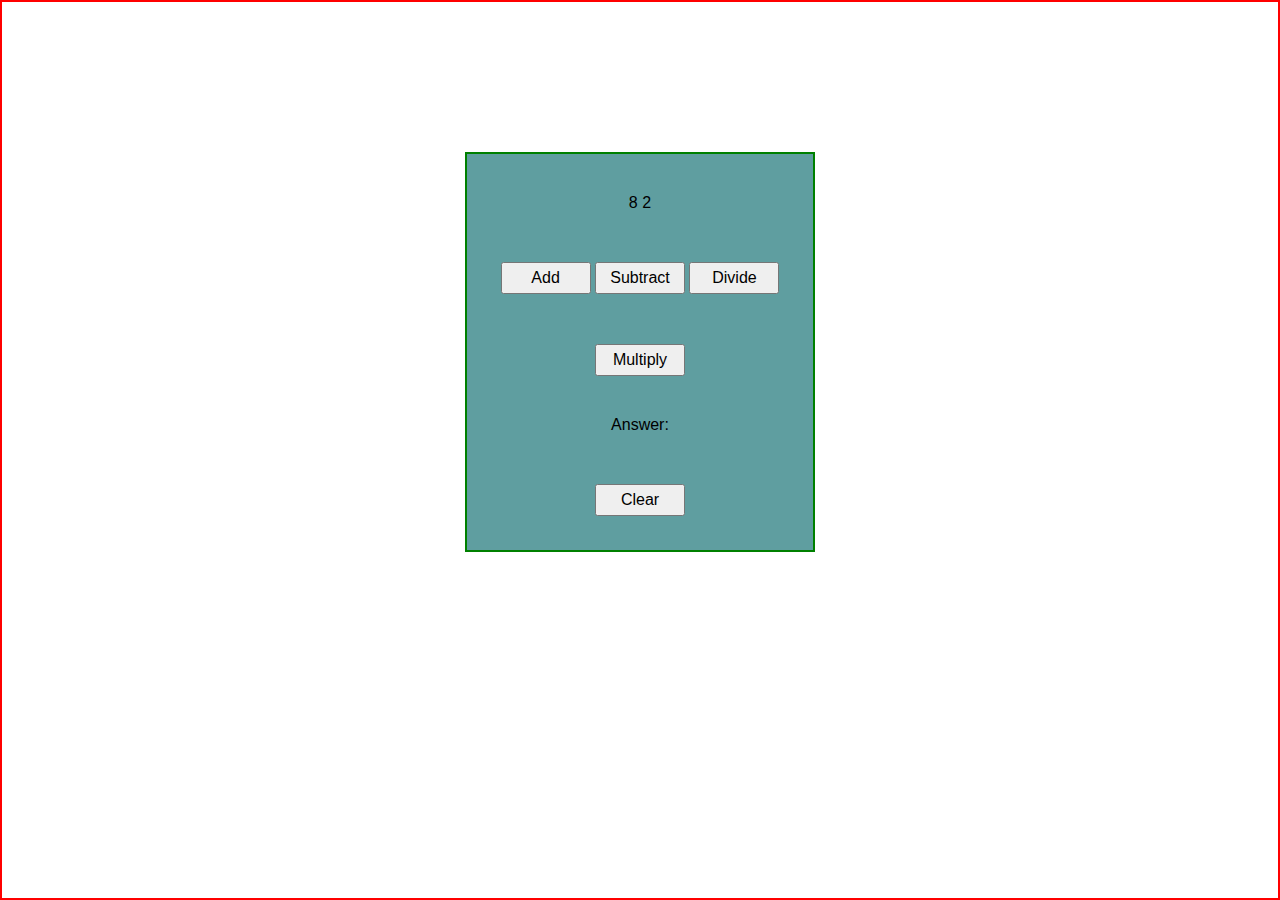
<file: Calculator App Project/index.html>
<!DOCTYPE html>
<html lang="en">
<head>
    <meta charset="UTF-8">
    <meta http-equiv="X-UA-Compatible" content="IE=edge">
    <meta name="viewport" content="width=device-width, initial-scale=1.0">
    <link rel="stylesheet" href="./style.css">
    <title>Calculator</title>
</head>
<body>
    <div class="container">
        <div class="upper-span">
            <span id="num1-el"></span>
            <span id="num2-el"></span>

        </div>
        
        <!-- <br> -->
        <button onclick="add()">Add</button>
        <button onclick="subtract()">Subtract</button>
        <button onclick="divide()">Divide</button>
        <button onclick="multiply()">Multiply</button>
        <br>

        <div class="lower-span">
            <span id="answer-el">Answer: </span>
        </div>

        <button onclick="clearEl()">Clear</button>

       
        
    </div>
    



    <script src="./main.js"></script>
</body>
</html>
</file>
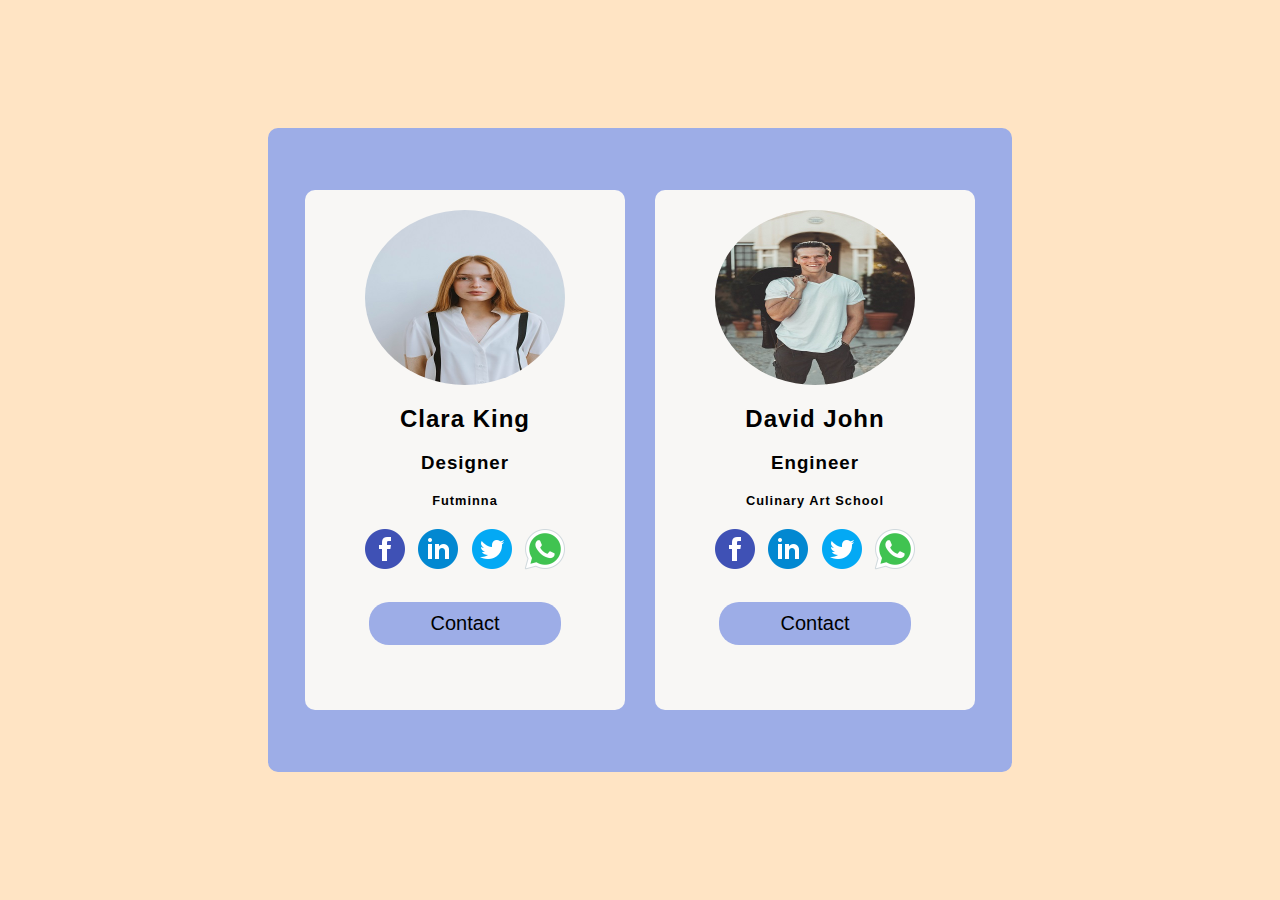
<file: ID Card/index.html>
<!DOCTYPE html>
<html lang="en">
<head>
    <meta charset="UTF-8">
    <meta http-equiv="X-UA-Compatible" content="IE=edge">
    <meta name="viewport" content="width=device-width, initial-scale=1.0">
    <link rel="stylesheet" href="style.css">
    <title>Identity Card</title>
</head>
<body>
   
    <div class="container">

        <div id="first_card">
        <div class="card">
          <img class="identity_image" src="./Images/Clara King.jpg" alt="Clara King's Image">
          <h1 class="header1">Clara King</h1>
          <h3 class="duty">Designer</h3>
          <h4 class="school">Futminna</h4>
          <div class="socialmedia">
          <a href="#"><img src="./Images/facebook.png" alt=""></a>
          <a href="#"><img src="./Images/linkedin.png" alt=""></a>
          <a href="#"><img src="./Images/twitter.png" alt=""></a>
          <a href="#"><img src="./Images/whatsapp.png" alt=""></a>
          </div>
          <button class="btn">Contact</button>
          </div>
        </div>
        
        <div id="second_card">
        <div class="card">
          <img class="identity_image" src="./Images/David John.jpg" alt="David John's Image">
          <h1 class="header1">David John</h1>
          <h3 class="duty">Engineer</h3>
          <h4 class="school">Culinary Art School</h4>

          <div class="socialmedia">
            <a href="#"><img src="./Images/facebook.png" alt=""></a>
            <a href="#"><img src="./Images/linkedin.png" alt=""></a>
            <a href="#"><img src="./Images/twitter.png" alt=""></a>
            <a href="#"><img src="./Images/whatsapp.png" alt=""></a>
            </div>
          
          <button class="btn">Contact</button> 
        </div>
        </div>
    </div>

</body>
</html>
</file>
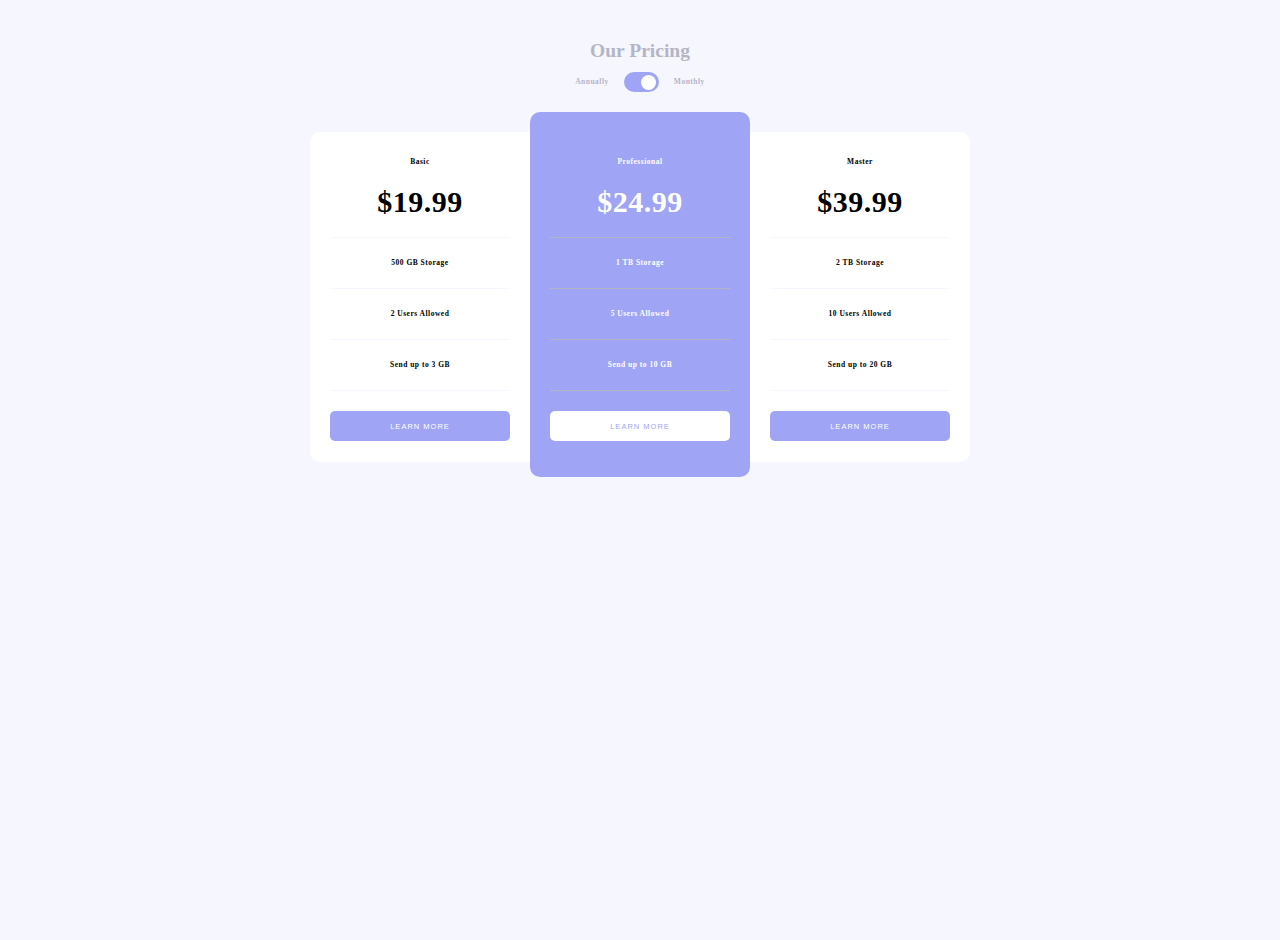
<file: Pricing-With-Toogle-Project/index.html>
<!DOCTYPE html>
<html lang="en">
<head>
    <meta charset="UTF-8">
    <meta http-equiv="X-UA-Compatible" content="IE=edge">
    <meta name="viewport" content="width=device-width, initial-scale=1.0">
    <link rel="stylesheet" href="style.css">
    <title>Pricing With Toogle</title>
</head>
<body>
    
<!-- The heading and toggle button section -->
    <div class="our-pricing-div">
        <h1 class="our-pricing">Our Pricing</h1>
        <p class="toggle-btn-paragraph paragraph-text">Annually 
         <label id="toggle-el" class="toggle active">
            <i class="slider round"></i>
         </label>
         Monthly
    </p> 

    </div>

    <div class="main-container">
<!-- Basic plan div section -->
            <div class="basic plan-height">
            <p>Basic</p>
            <h3 id="amount-el" class="amount-figure bas-monthly"><p class="dollar-sign">&dollar;</p></h3>
            <p class="paragraph-border-top">500 GB Storage</p>
            <p class="paragraph-border-top">2 Users Allowed</p>
            <p class="paragraph-border-top-bottom">Send up to 3 GB</p>
            <button class="btn-width btn-basic">Learn More</button>

        </div>

<!-- Professional plan div section -->
        <div class="professional plan-height">
            <p class="pro-margin-top">Professional</p>
            <h3 class="amount-figure pro-monthly"><p class="dollar-sign">&dollar;</p></h3>
            <p class="professional-paragraph-border-top">1 TB Storage</p>
            <p class="professional-paragraph-border-top">5 Users Allowed</p>
            <p class="professional-paragraph-border-top-bottom">Send up to 10 GB</p>
            <button class="btn-width btn-professional">Learn More</button>

        </div>

<!-- Master plan div section -->
        <div class="master plan-height">
            <p>Master</p>
            <h3 class="amount-figure mas-monthly"><p class="dollar-sign">&dollar;</p> </h3>
            <p class="paragraph-border-top">2 TB Storage</p>
            <p class="paragraph-border-top">10 Users Allowed</p>
            <p class="paragraph-border-top-bottom">Send up to 20 GB</p>
            <button class="btn-width btn-master">Learn More</button>

        </div>


    </div>

    
    <script src="./pricing.js"></script>
</body>
</html>
</file>
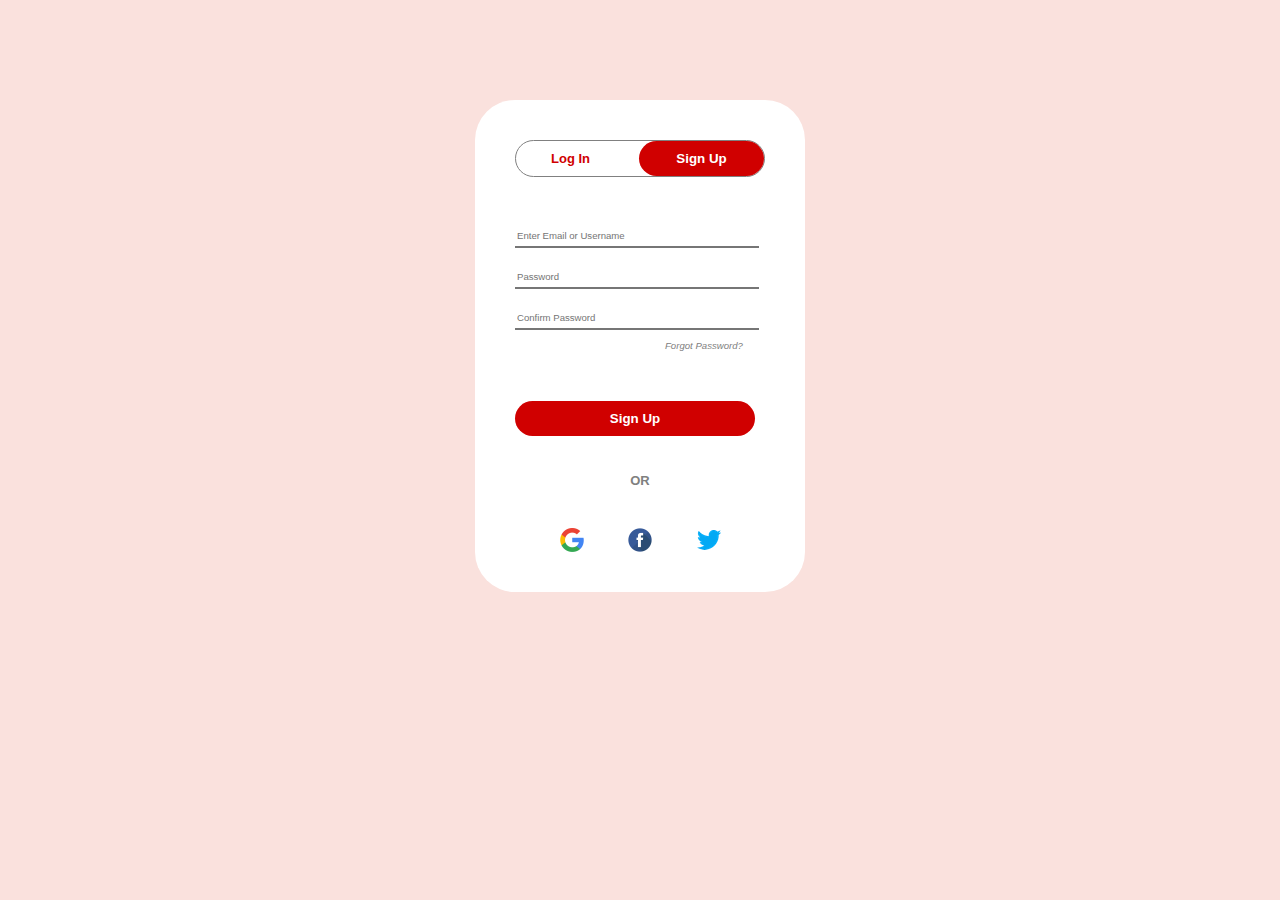
<file: Sign Up Form/index.html>
<!DOCTYPE html>
<html lang="en">
<head>
    <meta charset="UTF-8">
    <meta http-equiv="X-UA-Compatible" content="IE=edge">
    <meta name="viewport" content="width=device-width, initial-scale=1.0">
    <link rel="stylesheet" href="styles.css">
    <title>Sign Up Form</title>
</head>
<body>
    <!-- This div is the main container  -->
    <div class="container">
        
        <!-- This div caters for the Log In and Sign Up at the top -->
        <div class="logInSignUp">
            <p class="logIn">
                Log In
            </p>
            <button class="upperSignUpButton" type="button">Sign Up</button>
        </div>

        <!-- This div caters for the form section -->
        <div class="formSection">
            <form action="">
                <input class="userName" type="text" placeholder="Enter Email or Username"><br>
                <input class="password" type="password" placeholder="Password"><br>
                <input class="confirmPassword" type="password" placeholder="Confirm Password"><br>
                <p class="forgotPassword">Forgot Password?</p>
                <button class="LowerSignUpButton" type="submit">Sign Up</button>
            </form>
        </div>
        
        <!-- This div caters for the OR text -->
        <div>
            <h4 class="or">OR</h4>
        </div>

        <!-- This div caters for the social media icons -->
        <div class="socialMedia"> 
            <img src="./images/google.png" alt="Google Icon Image">
            <img src="./images/facebook.png" alt="Facebook Icon Image">
            <img src="./images/twitter.png" alt="Twitter Icon Image">
        </div>
    </div>


    
</body>
</html>
</file>
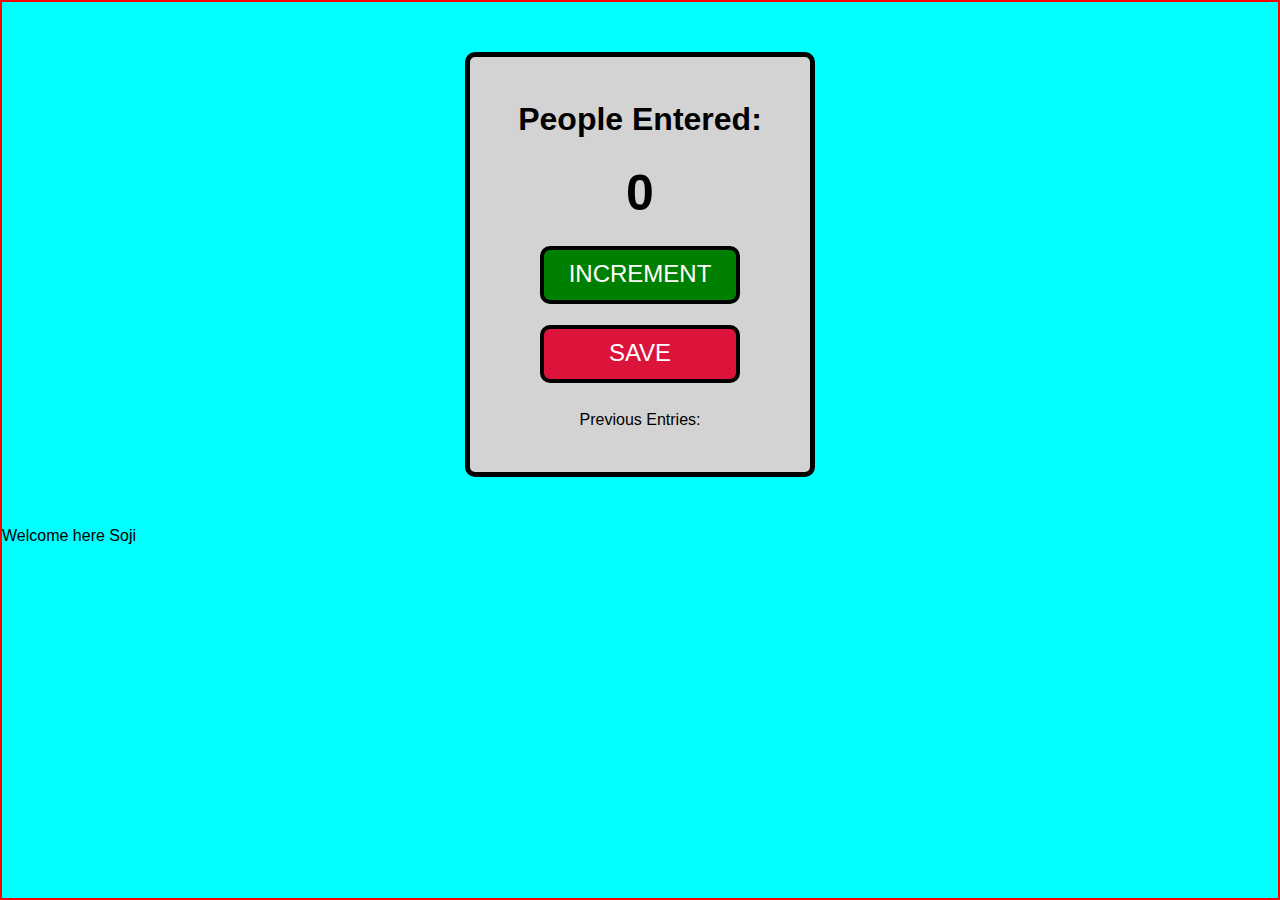
<file: Simple Counter Project/index.html>
<!DOCTYPE html>
<html lang="en">
<head>
    <meta charset="UTF-8">
    <meta http-equiv="X-UA-Compatible" content="IE=edge">
    <meta name="viewport" content="width=div, initial-scale=1.0">
    <link rel="stylesheet" href="./main.css">
    <title>Simple Counter</title>
</head>
<body>

        <div class="container">
        <p id="greeting-el"></p>
        <h1>People Entered:</h1>
        <h2 id="count-el">0</h2>
        <button id="increment-btn" class="increment_btn" onclick="increment()">Increment</button> <br>
        <button id="save-btn" class="save_btn" onclick="save()">Save</button>
        <p id="save-el">Previous Entries: </p>


    </div>

    <p id="welcome-el"></p>

   
    <script src="./app.js"></script>
</body>
</html>
</file>
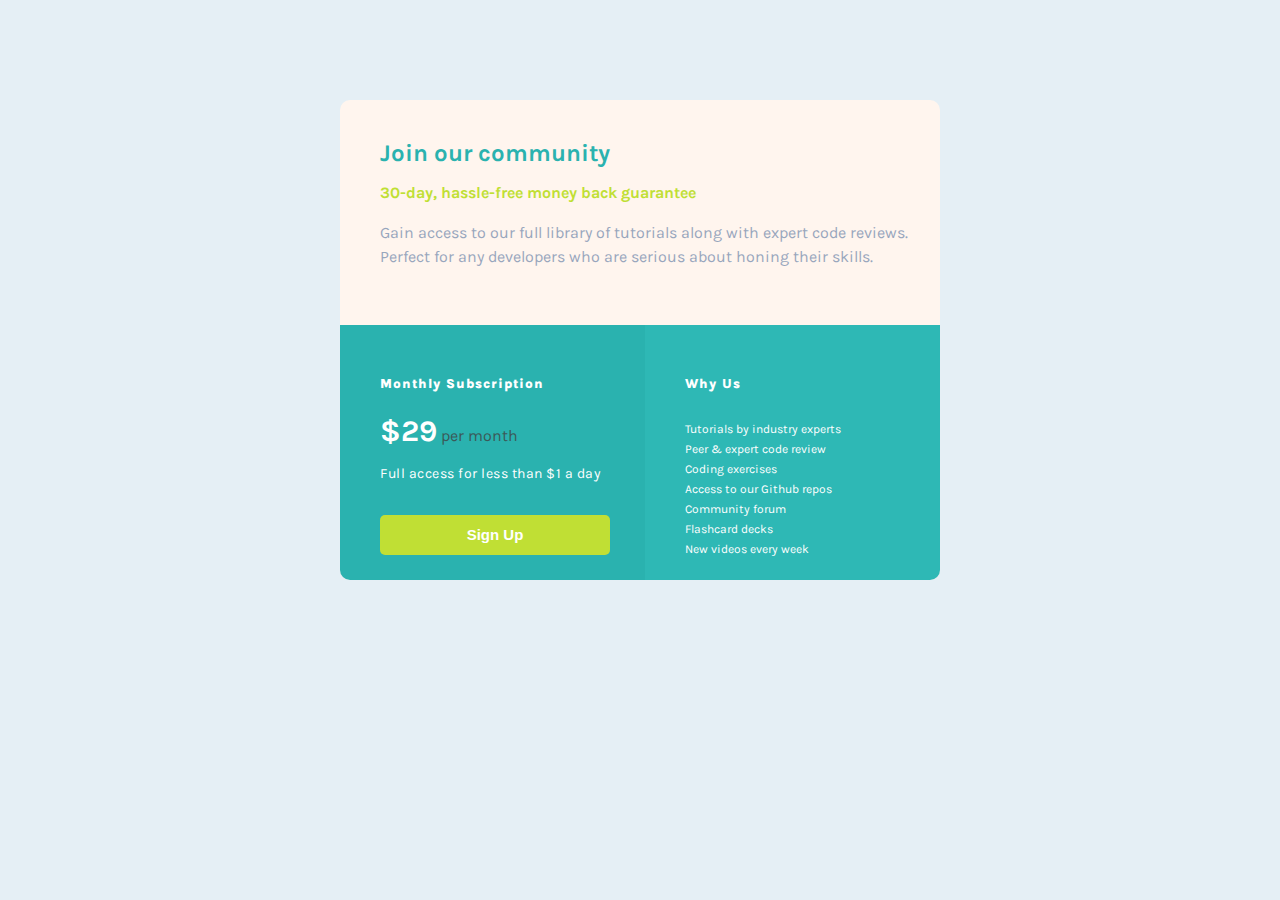
<file: Single Price Grid Project/index.html>
<!DOCTYPE html>
<html lang="en">
<head>
    <meta charset="UTF-8">
    <meta http-equiv="X-UA-Compatible" content="IE=edge">
    <meta name="viewport" content="width=device-width, initial-scale=1.0">
    <link rel="preconnect" href="https://fonts.googleapis.com">
    <link rel="preconnect" href="https://fonts.gstatic.com" crossorigin>
    <link href="https://fonts.googleapis.com/css2?family=Karla&display=swap" rel="stylesheet">
    <link rel="stylesheet" href="./style.css">
    <title>Single Price Grid</title>
</head>
<body>
    <div class="main-div"> 
        <div class="upper-part">
            <h1 class="header_join_community">Join our community </h1>
            <h3 class="thirty_day_hassle_free">30-day, hassle-free money back guarantee </h3>
            <p class="upper_part_paragraph">
            Gain access to our full library of tutorials along with expert code reviews. Perfect for any developers who are serious about honing their skills.
            </p>

        </div>

        <div class="lower-part">
            <div class="lower-part1">
                <h5 class="white_font_color font_weight">Monthly Subscription</h5>
                <span class="white_font_color twentynine_dollar">$29</span> <span class="grey_blue per_month">per month</span>
                <p class="white_font_color font_size_full_access">Full access for less than $1 a day </p>
                <button type="button" class="btn">Sign Up</button>  
                
            </div>
            <div class="lower-part2">
                <h5 class="white_font_color font_weight">Why Us</h5>

                <ul class="list_items">
                    <li>Tutorials by industry experts</li>
                    <li>Peer & expert code review</li>
                    <li>Coding exercises</li>
                    <li>Access to our Github repos</li>
                    <li>Community forum</li>
                    <li>Flashcard decks</li>
                    <li>New videos every week</li>
                </ul>
                
                
            </div>
        </div>
    </div>
    
</body>
</html>
</file>
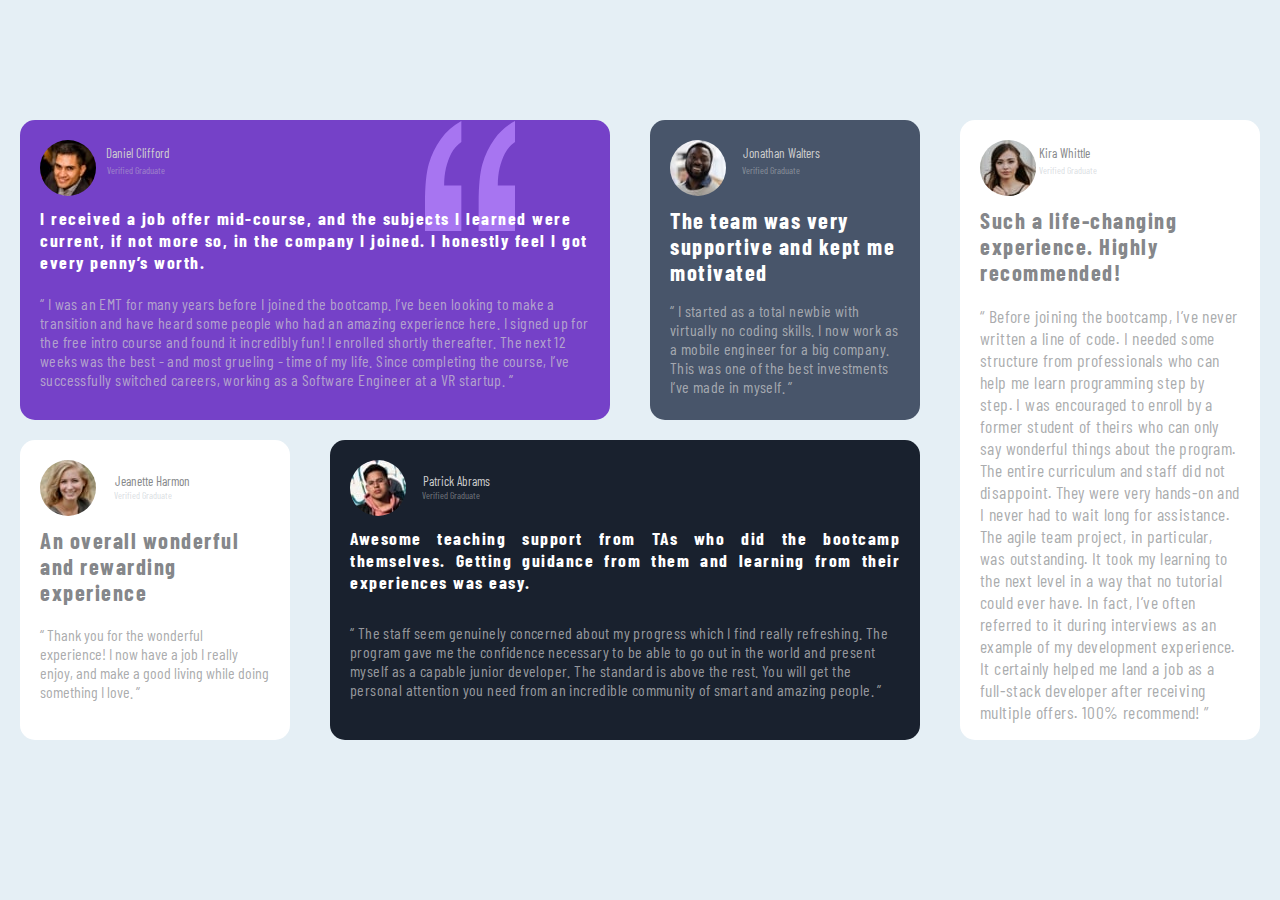
<file: Testimonial Grid Section Main/index.html>
<!DOCTYPE html>
<html lang="en">
<head>
    <meta charset="UTF-8">
    <meta http-equiv="X-UA-Compatible" content="IE=edge">
    <meta name="viewport" content="width=device-width, initial-scale=1.0">
    <link rel="preconnect" href="https://fonts.googleapis.com">
    <link rel="preconnect" href="https://fonts.gstatic.com" crossorigin>
    <link href="https://fonts.googleapis.com/css2?family=Barlow+Condensed:wght@500&display=swap" rel="stylesheet">
    
    <link rel="stylesheet" href="style.css">
    <title>Testimonial Grid Section</title>
</head>
<body>
    <div class="container">

        <div class="div-one">

            <div class="div-one-upper">
                <div class="daniel">
                    <div class="title">
                        
                        <img src="./images/image-daniel.jpg" class="picture-xters" alt="image-daniel">
                        <p class="name-daniel">Daniel Clifford</p>
                        <p class="verified-daniel">Verified Graduate</p>
                        
                        <div class="quotation-overlay">
                        
                        <img class="quotation-image" src="./images/bg-pattern-quotation.svg" alt="Quotation Image">
                        
                        <h6 class="daniel-quotation-overlay">
                            I received a job offer mid-course, and the subjects I learned were current, if not more so, in the company I joined. I honestly feel I got every penny’s worth.  
                        </h6>
                        </div>

                        <p class="daniel-paragraph">
                            “ I was an EMT for many years before I joined the bootcamp. I’ve been looking to make a transition and have heard some people who had an amazing experience here. I signed up for the free intro course and found it incredibly fun! I enrolled shortly thereafter. The next 12 weeks was the best - and most grueling - time of my life. Since completing the course, I’ve successfully switched careers, working as a Software Engineer at a VR startup. ” 
                        </p>
        
                    </div>
                </div>
        
                <div class="jonathan">
                    <img src="./images/image-jonathan.jpg" class="picture-xters" alt="image-jonathan">
                    <p class="name-jonathan">Jonathan Walters</p>
                    <p class="verified-jonathan">Verified Graduate</p>
                    <h6>The team was very supportive and kept me motivated </h6>
        
                    <p class="jonathan-paragraph">
                        “ I started as a total newbie with virtually no coding skills. I now work as a mobile engineer for a big company. This was one of the best investments I’ve made in myself. ”
        
                    </p>
                </div>

            </div>

            <div class="div-one-lower">
                <div class="harmon">
                    <img src="./images/image-jeanette.jpg" class="picture-xters" alt="image-jeanette">
                    <p class="name-harmon">Jeanette Harmon</p>
                    <p class="verified-harmon">Verified Graduate</p>
                    <h6 class="harmon-header">An overall wonderful and rewarding experience </h6>
                    <p class="harmon-paragraph">
                        “ Thank you for the wonderful experience! I now have a job I really enjoy, and make a good living while doing something I love. ”
                    </p>
                </div>
        
                <div class="patrick">
                    <img src="./images/image-patrick.jpg" class="picture-xters" alt="image-patrick">
                    <p class="name-patrick">Patrick Abrams</p>
                    <p class="verified-patrick">Verified Graduate</p>
                    <h6 class="patrick-header">Awesome teaching support from TAs who did the bootcamp themselves. Getting guidance from them and learning from their experiences was easy.</h6>
                    <p class="patrick-paragraph">“ The staff seem genuinely concerned about my progress which I find really refreshing. The program gave me the confidence necessary to be able to go out in the world and present myself as a capable junior developer. The standard is above the rest. You will get the personal attention you need from an incredible community of smart and amazing people. ” </p>
                </div>

            </div>
    
        
        </div>
        

        <div class="div-two">
            <div class="kira">
                <img src="./images/image-kira.jpg" class="picture-xters" alt="image-kira">
                <p class="name-kira">Kira Whittle </p>
                <p class="verified-kira">Verified Graduate</p>
                <h6 class="kira-header">
                    Such a life-changing experience. Highly recommended! 
                </h6>
                <p class="kira-paragraph">“ Before joining the bootcamp, I’ve never written a line of code. I needed some structure from professionals who can help me learn programming step by step. I was encouraged to enroll by a former student of theirs who can only say wonderful things about the program. The entire curriculum and staff did not disappoint. They were very hands-on and I never had to wait long for assistance. The agile team project, in particular, was outstanding. It took my learning to the next level in a way that no tutorial could ever have. In fact, I’ve often referred to it during interviews as an example of my development experience. It certainly helped me land a job as a full-stack developer after receiving multiple offers. 100% recommend! ”</p>
            </div>

        </div>

        
        
      
    </div>
</body>
</html>
</file>
<file: Calculator App Project/style.css>
*{
    margin: 0;
    padding: 0;
    box-sizing: border-box;
}

html{
    font-family: Verdana, Geneva, Tahoma, sans-serif;
    font-size: 1rem;
    color: black;
}

body{
    width: 100%;
    min-height: 100vh;
    border: 2px solid red;
}

.container{
    width: 350px;
    height: 400px;
    margin: 150px auto;
    border: 2px solid green;
    background-color: cadetblue;
    text-align: center;
}

.upper-span{
    margin-top: 40px;
}

.lower-span{
    margin-top: 40px;
}

button{
    width: 90px;
    font-size: 1rem;
    padding: 5px;
    margin-top: 50px;
    /* margin-bottom: 20px; */
}
</file>
<file: ID Card/style.css>
body{
    background-color: bisque;
    font-family: Verdana, Geneva, Tahoma, sans-serif;
    margin: 0;
    padding: 0;
}

.container{
    background-color: #9dade7;
    border: 2px solid #9dade7;
    border-radius: 10px;
    max-width: 700px;
    height: 600px;
    margin: 10% auto;
    padding: 20px;
    display: grid;
    grid-template-columns: repeat(2, 1fr);
    grid-template-areas: "first_card" "second_card";
    justify-items: center;

}

.card{
    background-color: #f8f7f5;
    padding: 20px 0;
    width: 20rem;
    height: 480px;
    margin: 40px auto;
    border-radius: 10px;
    text-align: center;
    letter-spacing: 1px;
    
   
}

.header1{
    font-size: 1.5rem;
}

.school{
    font-size: 0.8rem;
}

.identity_image{
    border-radius: 100%;
    width: 200px;
    
}

.socialmedia{
    width: 15rem;
    padding: 0 40px;
    

}

.btn{
    font-size: 20px;
    font-weight: 500;
    width: 60%;
    padding: 10px;
    margin-top: 25px;
    background-color: #9dade7;
    border-color: #9dade7;
    border-radius: 20px;
    border: none;
 
}

@media only screen and (max-width:750px){
    .container{
        grid-template-columns: 1fr;
        grid-template-rows: repeat(2, 1fr);
        max-width: 30rem;
        height: 100%;
        margin: 50px auto;
        

    }
}
</file>
<file: Pricing-With-Toogle-Project/style.css>
*{
    margin: 0;
    padding: 0;
    box-sizing: border-box;
}

html{
    font-size: 15px;
    font-family: 'Montserrat';
    color: black;
}


body{
    max-width: 1440px;
    min-height: 100vh;
    margin: 0 auto;
    text-align: center;
    background: hsl(240, 78%, 98%);
            
}


/* The start of the styling that controls the paragraph section heading and the toggle button */
/* This styles our pricing div toggle section */
.our-pricing-div{
    width: 900px;
    margin: 20px auto;
        
}

.our-pricing{
    margin-top: 40px;
    margin-bottom: 15px;
    font-size: 1.3rem;
    color: hsl(234, 14%, 74%);
    
}

.toggle-btn-paragraph{
    margin-bottom: 40px;
    display: flex;
    justify-content: center;
}

.toggle{
    position: relative;
    display: block;
    margin-left: 15px;
    margin-right: 15px;
    margin-top: -5px;
    width: 35px;
    height: 20px;
    padding: 3px;
    border-radius: 15px;
    background: hsl(236, 79%, 79%);
        
}

.slider{
    position: absolute;
    display: block;
    width: 15px;
    height: 15px;
    background: white;
    border-radius: 50%;
                 
}

#toggle-el.active > .slider{
    left: 17px;
    right: 2px;
}
   
.paragraph-text{
    font-size: 0.5rem;
    font-weight: 700;
    letter-spacing: 0.5px;
    color: hsl(234, 14%, 74%);
}

/* The end of the styling that controls the paragraph section heading and the toggle button */

       
/* This style of the main-container */
.main-container{
    width: 900px;
    font-size: 0.5rem;
    font-weight: 700;
    letter-spacing: 0.5px;
    margin: 0 auto;
    margin-top: 20px;
    margin-bottom: 20px;
    display: flex;
    justify-content: space-evenly;
        
}
    
/* Styling of each Pricing Section Starts here */
        
.plan-height{ /*These settings are used to style each pricing cards*/
    width: 220px;
    height: 330px;
    padding: 10px;
    padding-top: 5px;
    padding-bottom: 5px;
    border-radius: 10px;
    line-height: 50px;
        
}
    
.amount-figure{ /*This style is used to control the $ and Amount*/
    font-size: 2rem;
    margin-top: -10px;
    margin-bottom: 10px;
    display: flex;
    justify-content: center;
}
    
    
.paragraph-border-top{
    border-top: 1.5px solid hsl(240, 78%, 98%);
    width: 180px;
    margin-left: auto;
    margin-right: auto;
        
}
    
.professional-paragraph-border-top{
    border-top: 1.5px solid hsl(234, 14%, 74%);
    width: 180px;
    margin-left: auto;
    margin-right: auto;
}
    
.paragraph-border-top-bottom{
    border-top: 1.5px solid hsl(240, 78%, 98%);
    border-bottom: 1.5px solid hsl(240, 78%, 98%);
    width: 180px;
    margin-left: auto;
    margin-right: auto;
    
}
    
.professional-paragraph-border-top-bottom{
        border-top: 1.5px solid hsl(234, 14%, 74%);
        border-bottom: 1.5px solid hsl(234, 14%, 74%);
        width: 180px;
        margin-left: auto;
        margin-right: auto;
    }
    
    .btn-width{
        width: 180px;
        height: 30px;
        text-transform: uppercase;
        font-size: 0.5rem;
        letter-spacing: 1px;
        margin-top: 20px;
        border: none;
        border-radius: 5px;
        
    }
    
    .basic{
        margin-bottom: 20px;
        background: white;
        border-bottom-right-radius: 0;
        border-top-right-radius: 0;
        
        
    }
    
    .btn-basic{
        background: hsl(236, 79%, 79%);
        color: white;
    }
    
    .professional{
        margin-top: -20px;
        height: 365px;
        margin-bottom: 10px;
        margin-left: -120px;
        margin-right: -120px;
        background: hsl(236, 79%, 79%);
        color: white;
        
    }

    .pro-margin-top{
        margin-top: 20px;
    }
    
    .btn-professional{
        background: white;
        color: hsl(236, 79%, 79%);
        margin-top: 20px;
    }
    
    .master{
        background: white;
        border-bottom-left-radius: 0;
        border-top-left-radius: 0;
        
        
    }
    
    .btn-master{
        background: hsl(236, 79%, 79%);
        color: white;
    
    }
    



/* Media view styles starts here */
@media (max-width: 550px) {
    body{
        max-width: 375px;
        min-height: 100vh;
        margin: 0 auto;
        background: hsl(240, 78%, 98%);
        color: black;
        text-align: center;
        font-weight: 700;
    }
    /* This styles our pricing div toggle section */
    .our-pricing-div{
        width: 350px;
        margin: 20px auto;
        margin-bottom: -15px;
            
    }

    /* This style of the main-container */

    .main-container{
        max-width: 350px;
        display: flex;
        flex-direction: column;
        font-size: 0.5rem;
        letter-spacing: 0.5px;
        margin: 0 auto;
        margin-top: 20px;
        margin-bottom: 20px;
    }

      /* Styling of each Pricing Section Starts here */
    
    .plan-height{ /*These settings are used to style each pricing cards*/
        width: 220px;
        height: 330px;
        margin-left: auto;
        margin-right: auto;
        padding: 10px;
        padding-top: 5px;
        padding-bottom: 5px;
        border-radius: 10px;
        line-height: 50px;
    }

    .amount-figure{ /*This style is used to control the $ and Amount*/
        font-size: 2rem;
        margin-top: -10px;
        margin-bottom: 10px;
        display: flex;
        justify-content: center;
    }

    .dollar-sign{
        font-size: 1rem;
   }

    .paragraph-border-top{
        border-top: 1.5px solid hsl(240, 78%, 98%);
        width: 180px;
        margin-left: auto;
        margin-right: auto;
        
    }

    .professional-paragraph-border-top{
        border-top: 1.5px solid hsl(234, 14%, 74%);
        width: 180px;
        margin-left: auto;
        margin-right: auto;
    }

    .paragraph-border-top-bottom{
        border-top: 1.5px solid hsl(240, 78%, 98%);
        border-bottom: 1.5px solid hsl(240, 78%, 98%);
        width: 180px;
        margin-left: auto;
        margin-right: auto;

    }

    .professional-paragraph-border-top-bottom{
        border-top: 1.5px solid hsl(234, 14%, 74%);
        border-bottom: 1.5px solid hsl(234, 14%, 74%);
        width: 180px;
        margin-left: auto;
        margin-right: auto;
    }

    .btn-width{
        width: 180px;
        height: 30px;
        text-transform: uppercase;
        font-size: 0.5rem;
        letter-spacing: 1px;
        margin-top: 20px;
        border: none;
        border-radius: 5px;
        
    }

    .basic{
        margin-bottom: 40px;
        background: white;
                
    }

    .btn-basic{
        background: hsl(236, 79%, 79%);
        color: white;
    }

    .professional{
        margin-bottom: 20px;
        background: hsl(236, 79%, 79%);
        color: white;
        
    }

    
    .pro-margin-top{
        margin-top: 2px;
    }

    .btn-professional{
        background: white;
        color: hsl(236, 79%, 79%);
    }

    .master{
        background: white;
    }

    .btn-master{
        background: hsl(236, 79%, 79%);
        color: white;

    }

 }
</file>
<file: Sign Up Form/styles.css>
/* The following styles the body of the design */
body{
    max-width: 1440px;
    box-sizing: border-box;
    font-family: Montserrat, Verdana, Geneva, Tahoma, sans-serif;
    font-size: 13px;
    background-color: #fae1dd;
  
}

/* The following styles the main container */
.container{
    max-width: 250px;
    margin: 100px auto;
    padding: 40px;
    background-color: white;
    border-radius: 40px;
}

/* The following styles the Log In at the upper part */
.logInSignUp{
    border: 1px solid grey;
    display: flex;
    justify-content: space-between;
    border-radius: 20px;
    height: 35px;
    margin-bottom: 50px;
}

/* This styles the Log In text at the upper part */
.logIn{
    margin-left: 35px;
    margin-top: 10px;
    color: #d00000;
    font-weight: 600;
}

/* This styles the Sign Up button on the top */
.upperSignUpButton{
    width: 125px;
    background-color: #d00000;
    border-radius: 20px;
    color: white;
    font-weight: 600;
    border: none;
    
}

/* This is used to control the display of the form. */
.formSection{
    display: flex;
    flex-direction: column;
    justify-content: space-evenly;
}

/* The following are used to control the form characteristics. */
.userName{
    width: 240px;
    font-size: 0.6rem;
    padding-bottom: 5px;
    margin-bottom: 20px;
    border-top: none;
    border-left: none;
    border-right: none;
    border-bottom-color: 1px solid grey;
}

.password{
    width: 240px;
    font-size: 0.6rem;
    padding-bottom: 5px;
    margin-bottom: 20px;
    border-top: none;
    border-left: none;
    border-right: none;
    border-bottom-color: 1px solid grey;
}

.confirmPassword{
    width: 240px;
    font-size: 0.6rem;
    padding-bottom: 5px;
    margin-bottom: 20px;
    border-top: none;
    border-left: none;
    border-right: none;
    border-bottom-color: 1px solid grey;

}

/* This is used to control the Forgot Password text. */
.forgotPassword{
    font-size: 0.6rem;
    color: grey;
    font-style: italic;
    margin-top: -10px;
    margin-left: 150px;
    margin-bottom: 50px;
}

/* This is used to control the Sign Up button in the lower part. */
.LowerSignUpButton{
    width: 240px;
    height: 35px;
    margin-bottom: 20px;
    color: white;
    font-weight: 600;
    background-color: #d00000;
    border: none;
    border-radius: 20px;

}

/* This is used to control the OR text */
.or{
    color: grey;
    text-align: center;
    margin-bottom: 40px;
}

/* This is used to control the Social Media icons */
.socialMedia{
    display: flex;
    justify-content: space-evenly;
}
</file>
<file: Simple Counter Project/main.css>
*{
    margin: 0;
    padding: 0;
    box-sizing: border-box;
}

html{
    font-size: 1rem;
    font-family: Verdana, Geneva, Tahoma, sans-serif;
    color: black;
}

body{
    /* width: 1980px; */
    width: 100%;
    min-height: 100vh;
   background-color: aqua;
   border: 2px solid red;

}

.container{
    width: 350px;
    margin: 50px auto;
    padding: 20px;
    text-align: center;
    line-height: 4rem;
    border: 5px solid black;
    background-color: lightgray;
    border-radius: 10px;
}

h1{
    margin-top: 10px;
    margin-bottom: 10px;
}

h2{
    font-size: 50px;
    margin-bottom: 20px;
}

button{
    width: 200px;
    height: 50px;
    padding: 10px;
    padding-bottom: 40px;
    font-size: 1.5rem;
    color: white;
    text-transform: uppercase;
    border: 4px solid black;
    border-radius: 10px;
    
}

.increment_btn{
    background-color: green;
    margin-bottom: 20px;
    
}

.save_btn{
    background-color: crimson;
   
}
</file>
<file: Single Price Grid Project/style.css>
body{
    max-width: 1440px;
    background-color: hsl(204, 43%, 93%);
    box-sizing: border-box;
    font-family: 'Karla', sans-serif;
    color: black;
    margin: 0 auto;
    
}

.main-div{
    max-width : 600px;
    margin: 100px auto;
    border-radius: 10px;
    background-color: seashell;
    line-height: 1.5em;
  
    
}

.upper-part{
    padding: 25px;
    padding-left: 40px;
    margin-bottom: 15px;
                
}

.lower-part{
    
    display: flex; /* This is used to control the display flow of the contents of the lower part of the container. */
     
}

.lower-part1{
    width: 50%;
    background-color: hsl(179, 62%, 43%);
    padding: 25px 40px;
    padding-right: 10px;
    border-bottom-left-radius: 10px;
    
    
}

.lower-part2{
    width: 50%;
    background-color: hsl(179, 60%, 45%);
    padding-top: 25px;
    padding-left: 40px;
    border-bottom-right-radius: 10px;
    
}

.header_join_community{
    color: hsl(179, 62%, 43%);
    font-size: 1.5rem;
}

.thirty_day_hassle_free{
    color: hsl(71, 73%, 54%);
    font-size: 1rem;
}

.upper_part_paragraph{
    color: hsl(218, 22%, 67%);
    
}

.white_font_color {
    color: white;
}

.font_weight{
    font-weight: 800;
    letter-spacing: 1px;
}

.twentynine_dollar{
    font-size: 30px;
    font-weight: bold;
}

.per_month{
    color: hsl(178, 20%, 29%);
}

.font_size_full_access{
    font-size: 14px;
    letter-spacing: 0.5px;
}

.btn{ /* This controls the button characteristics. */
    width: 230px;
    height: 40px;
    padding: 0 25px;
    margin-top: 15px;
    font-size: 15px;
    font-weight: 700;
    color: white;
    background-color: hsl(71, 73%, 54%) ;
    border-radius: 5px;
    border: none ;
}

ul{
    color: white;
    font-size: 12px;
    list-style-type: none; /* This is used to remove the bullet design of the lists. */
    padding: 0;
    line-height: 20px;
}



@media screen and (max-width: 550px) { /* The media query takes effect once it reaches 550px to change to the media design. */

    body{
        max-width: 375px; /*Maximum width of the body used for the mobile design. */
        background-color: hsl(204, 43%, 93%);
        margin: 0 auto;
    }

    .main-div{
        max-width : 300px; /* Width changed to 300px to go with the mobile design view. */
        margin: 100px auto;
        display: block;
        border-radius: 10px;
        background-color: seashell;
        line-height: 1.5em;
           
    }

    .upper-part{
        padding: 20px;
         padding-bottom: 10px;
        
     }
 

    .lower-part{
    
        display: block; /* The display characteristics was changed to BLOCK from FLEX used for the desktop design. */
           
    }

    
    .lower-part1{
        width: 260px; /* 260Ppx was used to size the lower-part1 container here as against the 50% used for desktop design. This is so as to achieve the desired design result for mobile view. */
        background-color: hsl(179, 62%, 43%);
        padding: 20px;
        padding-top: 10px;
        border-bottom-left-radius: 0; /* This is used to remove the curve on the border bottom from the desktop design view. */
    }

    .lower-part2{
        width: 260px; /* 260Ppx was used to size the lower-part2 container here as against the 50% used for desktop design. This is so as to achieve the desired design result for mobile view. */
        background-color: hsl(179, 60%, 45%);
        padding: 20px;
        padding-top: 10px;
        border-bottom-right-radius: 10px;
        border-bottom-left-radius: 10px;
    }

    .header_join_community{
        color: hsl(179, 62%, 43%);
        font-size: 1rem;
    }

    .thirty_day_hassle_free{
        color: hsl(71, 73%, 54%);
        font-size: 0.9rem;
    }

    .upper_part_paragraph{
        color: hsl(218, 22%, 67%);
        font-size: 0.8rem;
        
    }

    .btn{
        width: 250px; /* This controls the width of the button in mobile view. It was increased to 250px from 230px used for the desktop view to go with the design spec */
      
    }

    
}
</file>
<file: Testimonial Grid Section Main/style.css>
body{
    box-sizing: border-box;
    background-color: hsl(204, 43%, 93%);
    margin: 0 auto;
    font-family: 'Barlow Condensed', sans-serif;
    font-size: 13px;
    max-width: 1440px;
    
   
}

.container{ /*This is the main container that houses all the other divs*/
    max-width: 1300px; 
    margin: 100px auto;
    display: flex;
    
}

.div-one{ /*This controls the div on the left side of the container that houses the 4 other divs*/
    width: 900px; /* This sets the width of div-one to 900px */
    padding: 20px;
     
}

.div-two{ /*This controls the div on the right hand side that controls Kira*/
    width: 350px; /* This sets the width of div-one to 900px */
    padding: 20px;
    
}

.div-one-upper{ /*This is controls Daniel and Jonathan containers*/
    height: 300px;
    display: flex;
    margin-bottom: 20px;
}

.div-one-lower{ /*This controls Harmon and Patrick containers*/
    height: 300px;
    display: flex;
    margin-top: 20px;
}

h6{ /*This controls the initial characteristics of the h6 used in the design*/
    font-size: 1.4rem;
    letter-spacing: 1.5px;
    margin-top: 8px;
    margin-bottom: 15px;
}


/* The following styles are used to set the width, padding, color, background-color of each individual */

.daniel{
    max-width: 600px;
    margin-right: 40px;
    color: white;
    background-color: hsl(263, 55%, 52%);
    border-radius: 15px;
    padding: 20px;
        
}

.quotation-overlay{
    display: block;
    width: 550px;
    height: 80px;
}

.quotation-image{
    display: block;
    float: right;
    width: 90px;
    height: 110px;
    padding-top: 0px;
    margin-top: -78px; /*This value is used to make the quotation image touch the top of the containing div*/
    margin-right: 75px;
}

.daniel-quotation-overlay{
    position: absolute;
    width: 550px;
    height: 80px;
    font-size: 1.1rem;
    
}

.daniel-paragraph{ 
    max-width: 550px;
    margin-top: 15px;
    font-size: 1rem;
    letter-spacing: 0.4px;
    color: hsl(0, 0%, 81%, 0.7);
}

.jonathan{
    color: white;
    background-color: hsl(217, 19%, 35%);
    border-radius: 15px;
    padding: 20px;
    
}

.jonathan-paragraph{
    font-size: 1rem;
    letter-spacing: 0.4px;
    color: hsl(0, 0%, 81%, 0.7);
}

.patrick{
    max-width: 550px; /*This is used to set the maximum width of this content container*/
    margin-left: 40px;
    color: white;
    background-color: hsl(219, 29%, 14%);
    border-radius: 15px;
    padding: 20px;
       
}

.harmon{
    width: 650px;
    background-color: white;
    border-radius: 15px;
    padding: 20px;
    
}

.kira{
    height: 580px;
    background-color: white;
    border-radius: 15px;
    padding: 20px;
    
}


/* This class below is used to make the images of each person rounded*/
.picture-xters{
    border-radius: 100%; 
}


/* The settings below are used to style the names and titles of each individual to float them beside their different images */

.name-daniel{ /*This is used to set the name text for the person Daniel. The corresponding setting for each of the other individuals apply as well in their places.*/
    float: right;
    margin-right: 420px;
    margin-top: 5px;
    color: hsl(0, 0%, 81%);
}

.verified-daniel{ /*This is used to set the Verified Graduate text. The corresponding setting for each of the other individuals apply as well in their places.*/
    float: right;
    margin-top: -35px;
    margin-right: 425px;
    font-size: 0.6rem;
    color: hsl(0, 0%, 81%, 0.5);
}

.name-jonathan{
    float: right;
    margin-right: 80px;
    margin-top: 5px;
    color: hsl(0, 0%, 81%);
}

.verified-jonathan{
    float: right;
    margin-top: -35px;
    margin-right: 100px;
    font-size: 0.6rem;
    color: hsl(0, 0%, 81%, 0.5);
}

.name-harmon{
    float: right;
    margin-right: 80px;
    color: hsl(210, 2%, 53%); 
    
}

.verified-harmon{
    float: right;
    margin-top: -30px;
    margin-right: 98px;
    font-size: 0.6rem;
    color:hsl(206, 11%, 72%, 0.5); 
    
}

.harmon-header{
    margin-bottom: 20px;
    color: hsl(210, 2%, 53%);
}

.harmon-paragraph{
    font-size: 1rem;
    color: hsl(210, 2%, 53%, 0.7); 
}

.name-patrick{
    float: right;
    margin-right: 410px;
    color: hsl(0, 0%, 81%);
    

}

.verified-patrick{
    float: right;
    margin-top: -30px;
    margin-right: 420px;
    font-size: 0.6rem;
    color: hsl(0, 0%, 81%, 0.5);

}

.patrick-header{
    font-size: 1.1rem;
    text-align: justify;
    margin-bottom: 30px;
}

.patrick-paragraph{
    font-size: 1rem;
    letter-spacing: 0.4px;
    color: hsl(0, 0%, 81%, 0.7);

}

.name-kira{
    float: right;
    margin-top: 5px;
    margin-right: 150px;
    color: hsl(210, 2%, 53%); 
   
}

.verified-kira{
    float: right;
    margin-top: -35px;
    margin-right: 143px;
    font-size: 0.6rem;
    color:hsl(206, 11%, 72%, 0.5); 
    
}

.kira-header{
    margin-bottom: 20px;
    color: hsl(210, 2%, 53%);
}

.kira-paragraph{
    font-size: 1.1rem;
    letter-spacing: 0.4px;
    color: hsl(210, 2%, 53%, 0.7);
}

@media screen and (max-width: 550px) { /* The media query takes effect once it reaches 550px to change to the media design. */

    body{
        box-sizing: border-box;
        max-width: 375px; /*Maximum width of the body used for the mobile design. */
        background-color: hsl(204, 43%, 93%);
        margin: 0 auto;
        

    }

    .container{
        max-width : 350px; /* Width changed to 300px to go with the mobile design view. */
        height: 2100px;
        display: block;
        margin: 100px auto;
        background-color: hsl(204, 43%, 93%);
        line-height: 1.5em;
                   
    }

    .div-one{
        width: 350px;
        padding: 0;
        height: 1600;
        margin-bottom: 40px;
    }

    .div-two{
        width: 350px;
        height: 800px;
        padding: 0px;
        margin-top: -30px;
    }

    .div-one-upper{
        display: flex;
        flex-direction: column;
        height: 800px;
        padding: 0;
        margin-bottom: 10px;
        
    }

    .div-one-lower{
        display: flex;
        flex-direction: column;
        height: 750px;
        padding: 0;
        margin-top: 20px;
        
    }

    .daniel{
        width: 300px;
        height: 500px;
        padding: 25px;
        margin-bottom: 10px;
        border-radius: 10px;
    }

    .name-daniel{
        float: right;
        margin-right: 160px;
        color: hsl(0, 0%, 81%);
    }
    
    .verified-daniel{
        float: right;
        margin-top: -40px;
        margin-right: 165px;
        font-size: 0.6rem;
        color: hsl(0, 0%, 81%, 0.5);
    }

    .quotation-overlay{
        display: block;
        width: 370px;
        height: 80px;
       
    }

    .quotation-image{ /*This controls the characteristics of the quotation image*/
        display: block;
        float: right;
        width: 85px;
        height: 115px;
        padding-top: 0px;
        margin-top: -85px; /*This value is used to make the quotation image touch the top of the containing div*/
        
    }
    
    .daniel-quotation-overlay{ /*This controls the width and other characteristics of the quote I received.....*/
        position: absolute;
        width: 300px;
        font-size: 1.3rem;
            
    } 

    .daniel-paragraph{ /*This controls the characteristics of the paragraph in Daniel's testimony*/
        margin-top: 70px;
        font-size: 1rem;
        letter-spacing: 0.4px;
        color: hsl(0, 0%, 81%, 0.7);
    }

    .jonathan{
        width: 300px;
        height: 300px;
        padding: 25px;
        margin-top: 10px;
        border-radius: 10px;
    }

    .name-jonathan{
        float: right;
        margin-right: 150px;
        margin-top: 5px;
        color: hsl(0, 0%, 81%);
    }
    
    .verified-jonathan{
        float: right;
        margin-top: -40px;
        margin-right: 170px;
        font-size: 0.6rem;
        color: hsl(0, 0%, 81%, 0.5);
    }

    .jonathan-paragraph{
        margin-top: 30px;
        font-size: 1rem;
        letter-spacing: 0.4px;
        color: hsl(0, 0%, 81%, 0.7);
    }

    .harmon{
        width: 300px;
        height: 250px;
        background-color: white;
        border-radius: 10px;
        padding: 25px;
        margin-bottom: 10px;
        
    }

    .name-harmon{
        float: right;
        margin-top: 5px;
        margin-right: 150px;
        color: hsl(210, 2%, 53%); 
        
    }
    
    .verified-harmon{
        float: right;
        margin-top: -40px;
        margin-right: 168px;
        font-size: 0.6rem;
        color:hsl(206, 11%, 72%, 0.5); 
        
    }
    
    .harmon-header{
        margin-bottom: 20px;
        color: hsl(210, 2%, 53%);
    }
    
    .harmon-paragraph{
        font-size: 1rem;
        color: hsl(210, 2%, 53%, 0.7);
        margin-top: 30px;
        letter-spacing: 0.4px;
        
    }

    .patrick{
        color: white;
        background-color: hsl(219, 29%, 14%);
        width: 300px;
        height: 420px;
        padding: 25px;
        padding-bottom: 0px;
        margin-top: 10px;
        margin-bottom: 10px;
        margin-left: 0px;
        border-radius: 10px;
           
    }

    .name-patrick{
        float: right;
        margin-right: 155px;
        margin-top: 5px;
        color: hsl(0, 0%, 81%);
        
    
    }
    
    .verified-patrick{
        float: right;
        margin-top: -40px;
        margin-right: 165px;
        font-size: 0.6rem;
        color: hsl(0, 0%, 81%, 0.5);
    
    }

    .patrick-header{
        font-size: 1.1rem;
        text-align: justify;
        margin-top: 20px;
        margin-bottom: 30px;
    }
    
    .patrick-paragraph{
        font-size: 1rem;
        letter-spacing: 0.4px;
        color: hsl(0, 0%, 81%, 0.7);
    }

    .kira{
        height: 450px;
        background-color: white;
        border-radius: 10px;
        padding: 25px;
        
    }

    .name-kira{
        float: right;
        margin-top: 5px;
        margin-right: 170px;
        color: hsl(210, 2%, 53%); 
       
    }
    
    .verified-kira{
        float: right;
        margin-top: -40px;
        margin-right: 165px;
        font-size: 0.6rem;
        color:hsl(206, 11%, 72%, 0.5); 
        
    }
    
    .kira-header{
        font-size: 1.3rem;
        margin-bottom: 20px;
        color: hsl(210, 2%, 53%);
    }
    
    .kira-paragraph{
        font-size: 1rem;
        letter-spacing: 0.4px;
        color: hsl(210, 2%, 53%, 0.7);
    }


}
</file>
